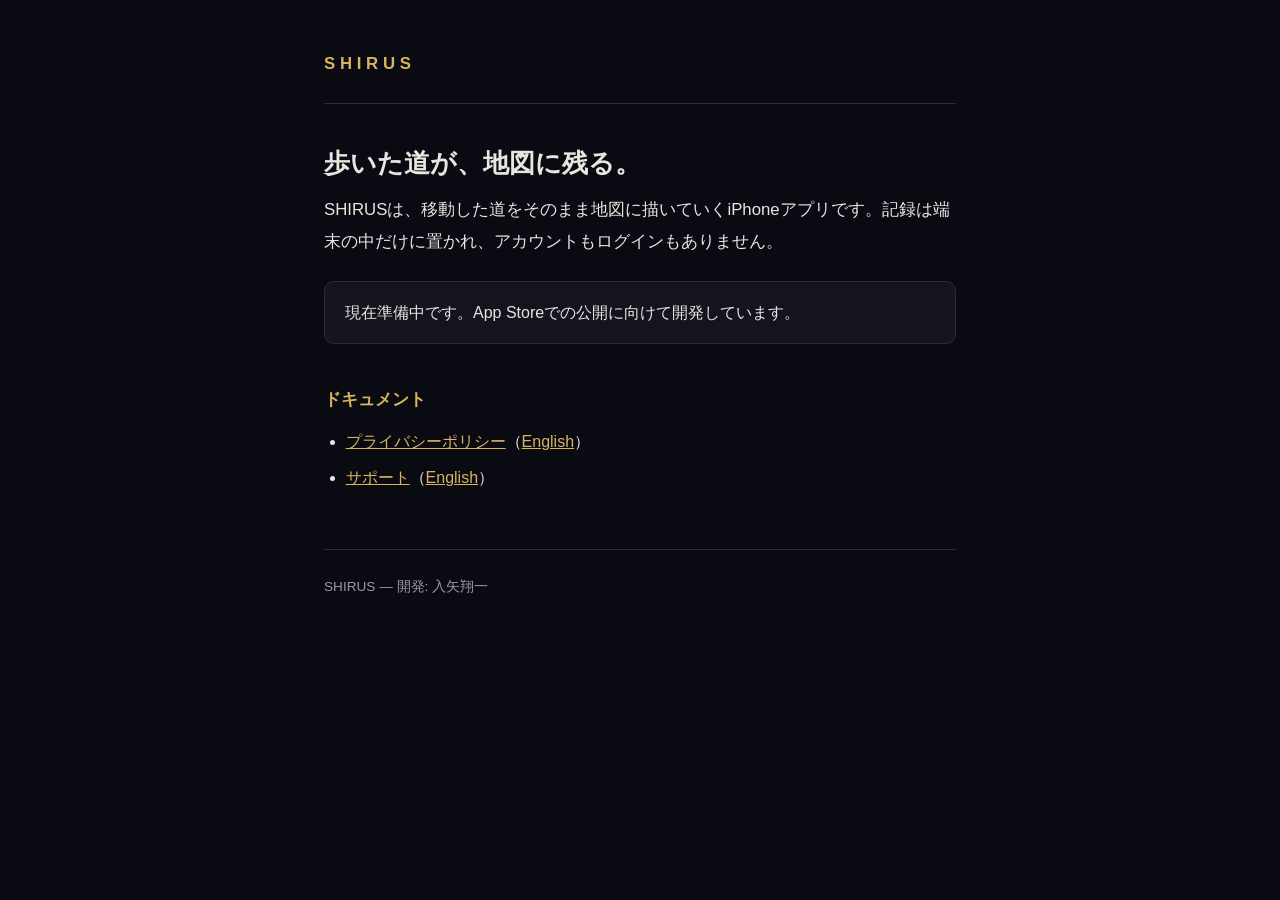
<file: index.html>
<!doctype html>
<html lang="ja">
  <head>
    <meta charset="utf-8" />
    <meta name="viewport" content="width=device-width, initial-scale=1" />
    <title>SHIRUS</title>
    <link rel="stylesheet" href="./style.css" />
  </head>
  <body>
    <div class="wrap">
      <header class="site">
        <span class="brand">SHIRUS</span>
      </header>

      <h1>歩いた道が、地図に残る。</h1>

      <p class="lead">
        SHIRUSは、移動した道をそのまま地図に描いていくiPhoneアプリです。記録は端末の中だけに置かれ、アカウントもログインもありません。
      </p>

      <div class="note">
        <p style="margin: 0">現在準備中です。App Storeでの公開に向けて開発しています。</p>
      </div>

      <h2>ドキュメント</h2>
      <ul>
        <li><a href="./privacy/">プライバシーポリシー</a>（<a href="./privacy/en/">English</a>）</li>
        <li><a href="./support/">サポート</a>（<a href="./support/en/">English</a>）</li>
      </ul>

      <footer class="site">SHIRUS — 開発: 入矢翔一</footer>
    </div>
  </body>
</html>
</file>
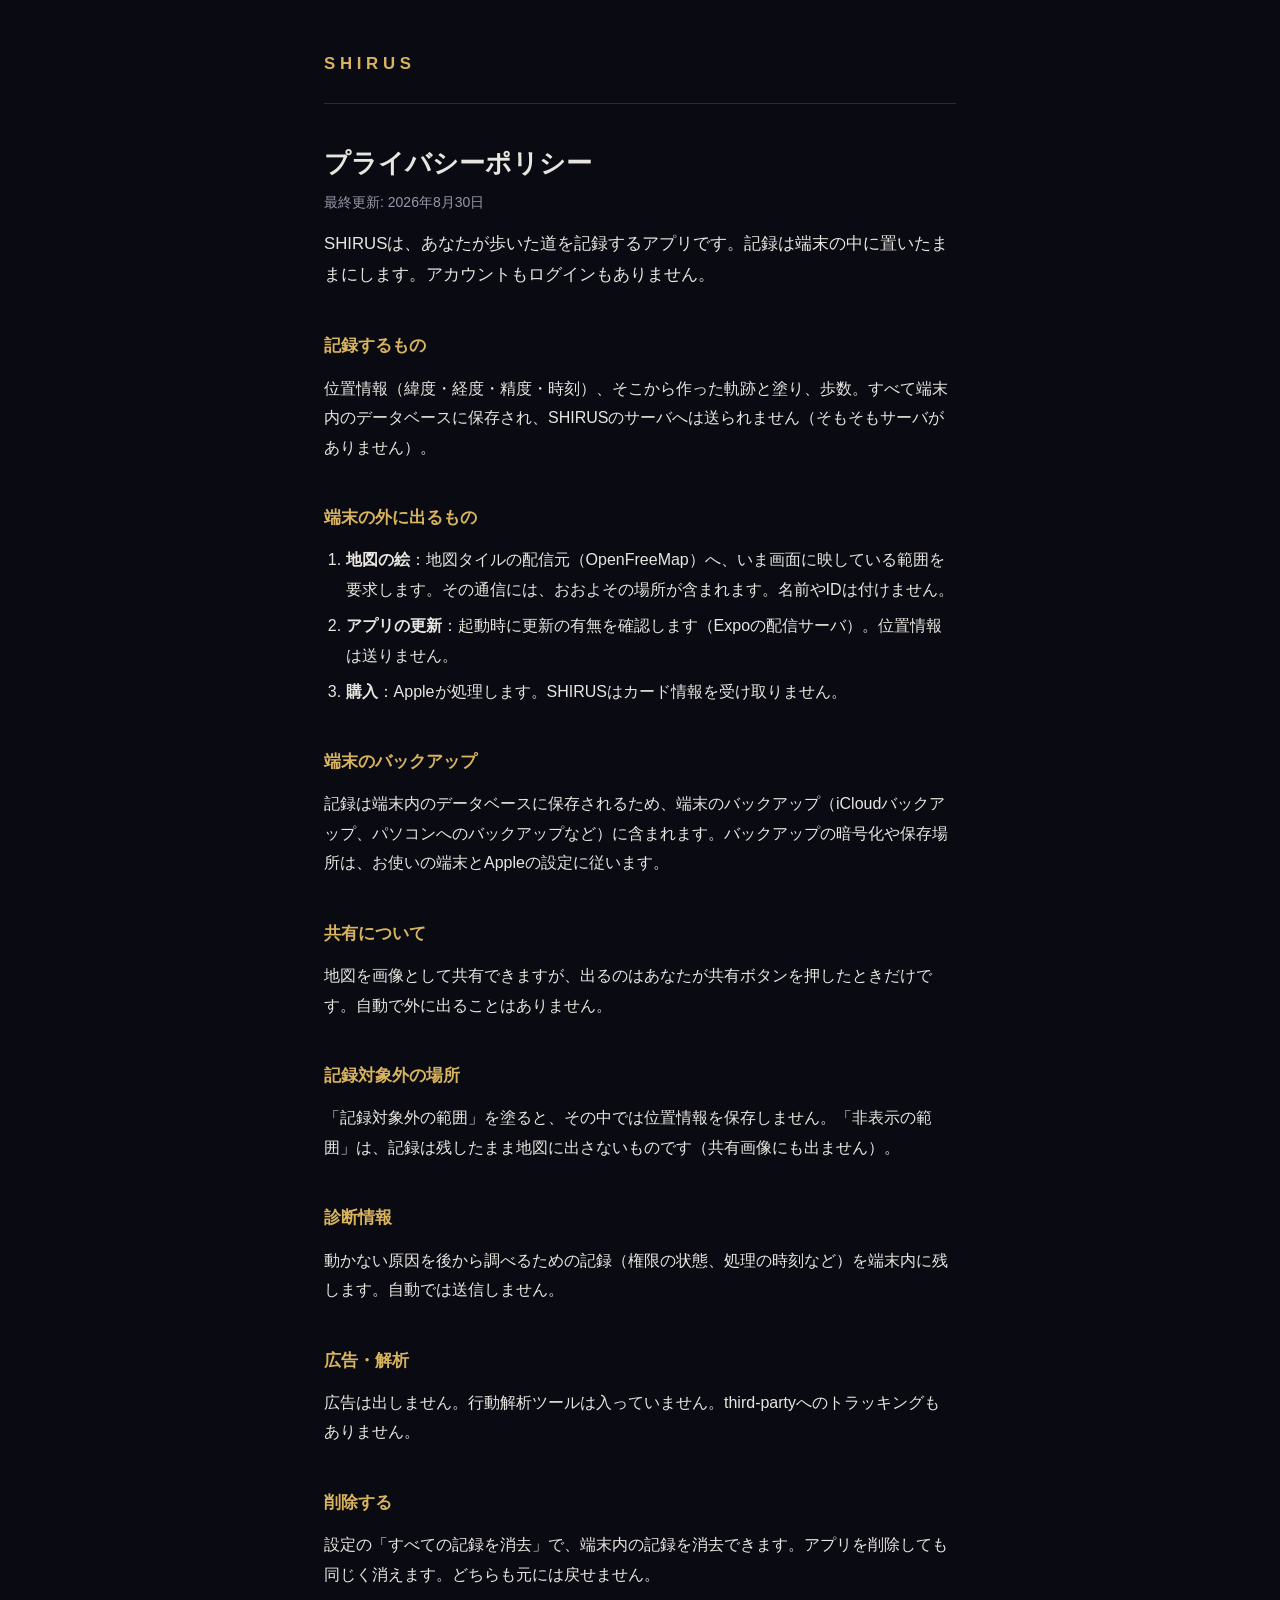
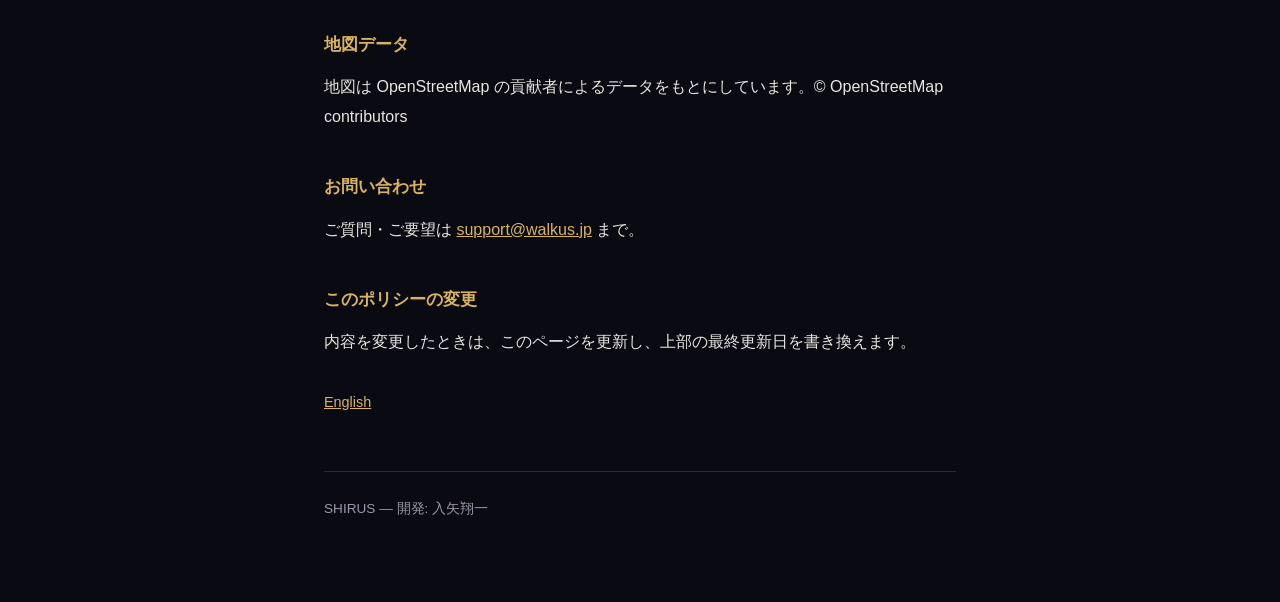
<file: privacy/index.html>
<!doctype html>
<html lang="ja">
  <head>
    <meta charset="utf-8" />
    <meta name="viewport" content="width=device-width, initial-scale=1" />
    <title>プライバシーポリシー — SHIRUS</title>
    <link rel="stylesheet" href="../style.css" />
  </head>
  <body>
    <div class="wrap">
      <header class="site">
        <a class="brand" href="../">SHIRUS</a>
      </header>

      <h1>プライバシーポリシー</h1>
      <p class="meta">最終更新: 2026年8月30日</p>

      <p class="lead">
        SHIRUSは、あなたが歩いた道を記録するアプリです。記録は端末の中に置いたままにします。アカウントもログインもありません。
      </p>

      <h2>記録するもの</h2>
      <p>
        位置情報（緯度・経度・精度・時刻）、そこから作った軌跡と塗り、歩数。すべて端末内のデータベースに保存され、SHIRUSのサーバへは送られません（そもそもサーバがありません）。
      </p>

      <h2>端末の外に出るもの</h2>
      <ol>
        <li>
          <strong>地図の絵</strong>：地図タイルの配信元（OpenFreeMap）へ、いま画面に映している範囲を要求します。その通信には、おおよその場所が含まれます。名前やIDは付けません。
        </li>
        <li><strong>アプリの更新</strong>：起動時に更新の有無を確認します（Expoの配信サーバ）。位置情報は送りません。</li>
        <li><strong>購入</strong>：Appleが処理します。SHIRUSはカード情報を受け取りません。</li>
      </ol>

      <h2>端末のバックアップ</h2>
      <p>
        記録は端末内のデータベースに保存されるため、端末のバックアップ（iCloudバックアップ、パソコンへのバックアップなど）に含まれます。バックアップの暗号化や保存場所は、お使いの端末とAppleの設定に従います。
      </p>

      <h2>共有について</h2>
      <p>地図を画像として共有できますが、出るのはあなたが共有ボタンを押したときだけです。自動で外に出ることはありません。</p>

      <h2>記録対象外の場所</h2>
      <p>
        「記録対象外の範囲」を塗ると、その中では位置情報を保存しません。「非表示の範囲」は、記録は残したまま地図に出さないものです（共有画像にも出ません）。
      </p>

      <h2>診断情報</h2>
      <p>動かない原因を後から調べるための記録（権限の状態、処理の時刻など）を端末内に残します。自動では送信しません。</p>

      <h2>広告・解析</h2>
      <p>広告は出しません。行動解析ツールは入っていません。third-partyへのトラッキングもありません。</p>

      <h2>削除する</h2>
      <p>
        設定の「すべての記録を消去」で、端末内の記録を消去できます。アプリを削除しても同じく消えます。どちらも元には戻せません。
      </p>

      <h2>地図データ</h2>
      <p>地図は OpenStreetMap の貢献者によるデータをもとにしています。&copy; OpenStreetMap contributors</p>

      <h2>お問い合わせ</h2>
      <p>ご質問・ご要望は <a href="mailto:support@walkus.jp">support@walkus.jp</a> まで。</p>

      <h2>このポリシーの変更</h2>
      <p>内容を変更したときは、このページを更新し、上部の最終更新日を書き換えます。</p>

      <div class="lang"><a href="./en/">English</a></div>

      <footer class="site">SHIRUS — 開発: 入矢翔一</footer>
    </div>
  </body>
</html>
</file>
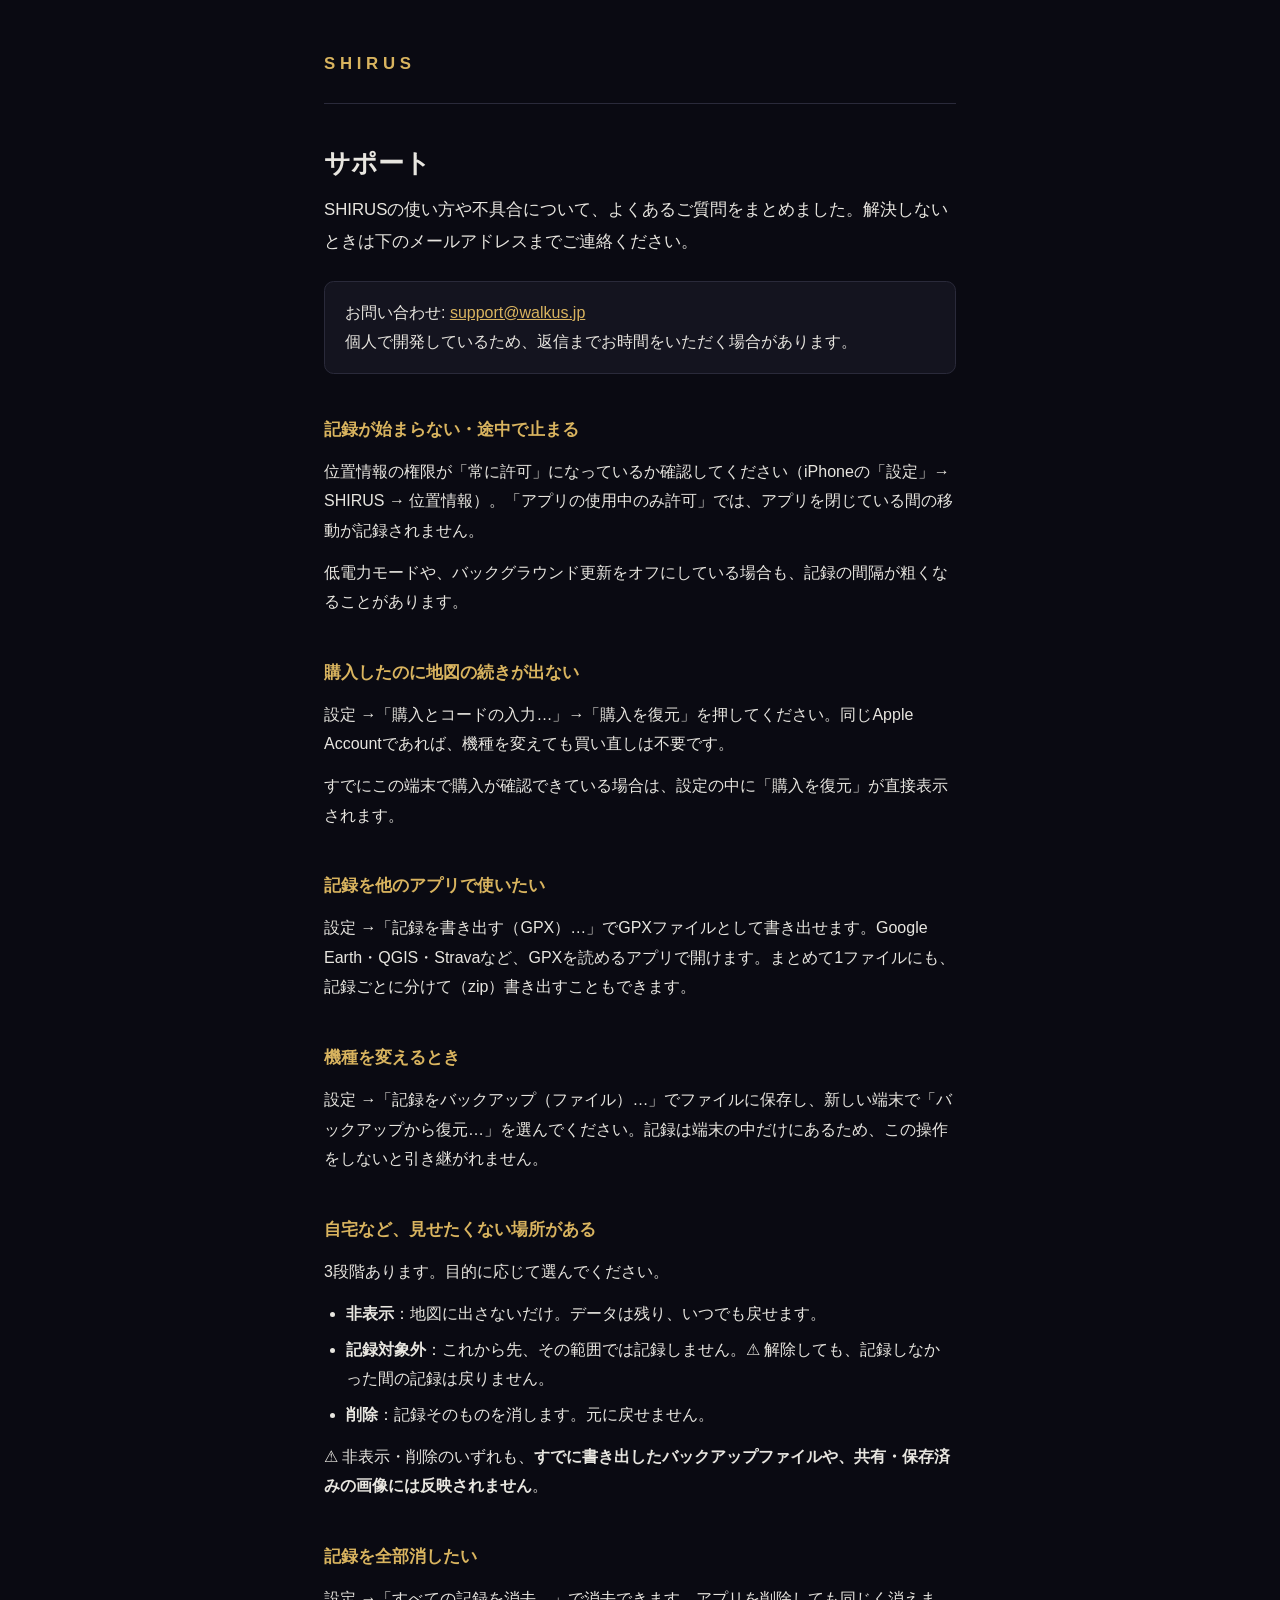
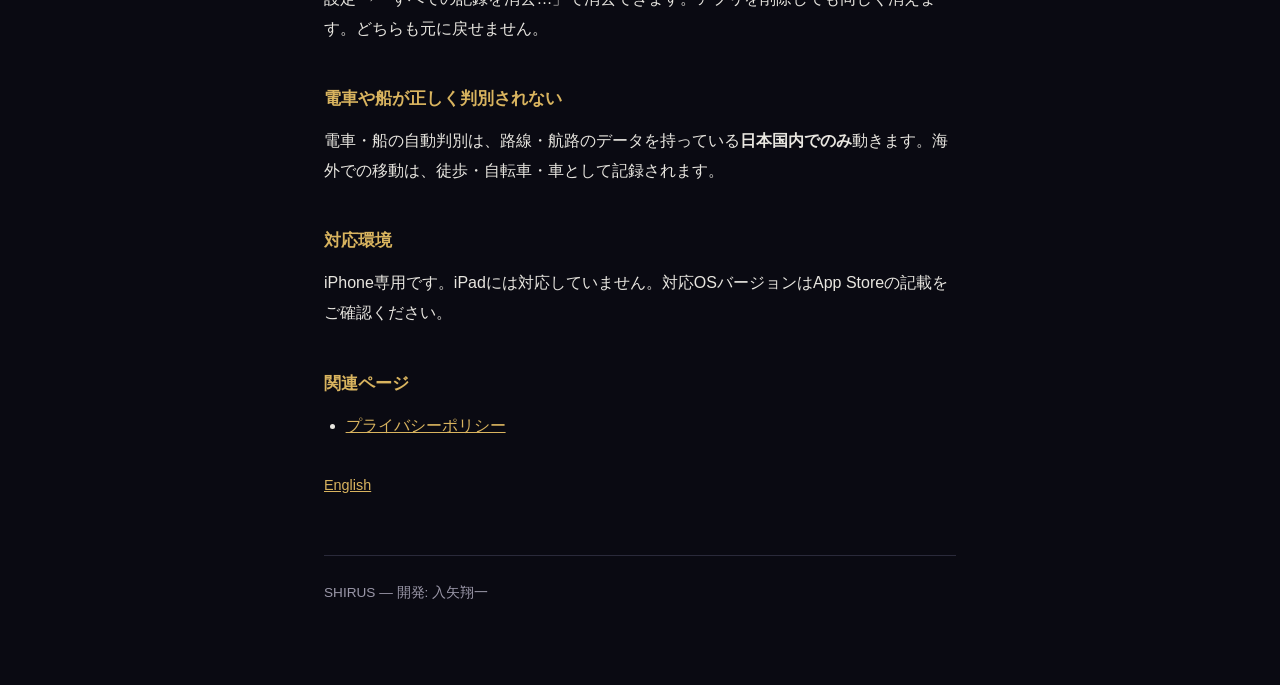
<file: support/index.html>
<!doctype html>
<html lang="ja">
  <head>
    <meta charset="utf-8" />
    <meta name="viewport" content="width=device-width, initial-scale=1" />
    <title>サポート — SHIRUS</title>
    <link rel="stylesheet" href="../style.css" />
  </head>
  <body>
    <div class="wrap">
      <header class="site">
        <a class="brand" href="../">SHIRUS</a>
      </header>

      <h1>サポート</h1>

      <p class="lead">
        SHIRUSの使い方や不具合について、よくあるご質問をまとめました。解決しないときは下のメールアドレスまでご連絡ください。
      </p>

      <div class="note">
        <p style="margin: 0">
          お問い合わせ: <a href="mailto:support@walkus.jp">support@walkus.jp</a><br />
          個人で開発しているため、返信までお時間をいただく場合があります。
        </p>
      </div>

      <h2>記録が始まらない・途中で止まる</h2>
      <p>
        位置情報の権限が「常に許可」になっているか確認してください（iPhoneの「設定」→ SHIRUS → 位置情報）。「アプリの使用中のみ許可」では、アプリを閉じている間の移動が記録されません。
      </p>
      <p>
        低電力モードや、バックグラウンド更新をオフにしている場合も、記録の間隔が粗くなることがあります。
      </p>

      <h2>購入したのに地図の続きが出ない</h2>
      <p>
        設定 →「購入とコードの入力…」→「購入を復元」を押してください。同じApple Accountであれば、機種を変えても買い直しは不要です。
      </p>
      <p>
        すでにこの端末で購入が確認できている場合は、設定の中に「購入を復元」が直接表示されます。
      </p>

      <h2>記録を他のアプリで使いたい</h2>
      <p>
        設定 →「記録を書き出す（GPX）…」でGPXファイルとして書き出せます。Google Earth・QGIS・Stravaなど、GPXを読めるアプリで開けます。まとめて1ファイルにも、記録ごとに分けて（zip）書き出すこともできます。
      </p>

      <h2>機種を変えるとき</h2>
      <p>
        設定 →「記録をバックアップ（ファイル）…」でファイルに保存し、新しい端末で「バックアップから復元…」を選んでください。記録は端末の中だけにあるため、この操作をしないと引き継がれません。
      </p>

      <h2>自宅など、見せたくない場所がある</h2>
      <p>3段階あります。目的に応じて選んでください。</p>
      <ul>
        <li><strong>非表示</strong>：地図に出さないだけ。データは残り、いつでも戻せます。</li>
        <li>
          <strong>記録対象外</strong>：これから先、その範囲では記録しません。⚠ 解除しても、記録しなかった間の記録は戻りません。
        </li>
        <li><strong>削除</strong>：記録そのものを消します。元に戻せません。</li>
      </ul>
      <p>
        ⚠ 非表示・削除のいずれも、<strong>すでに書き出したバックアップファイルや、共有・保存済みの画像には反映されません</strong>。
      </p>

      <h2>記録を全部消したい</h2>
      <p>
        設定 →「すべての記録を消去…」で消去できます。アプリを削除しても同じく消えます。どちらも元に戻せません。
      </p>

      <h2>電車や船が正しく判別されない</h2>
      <p>
        電車・船の自動判別は、路線・航路のデータを持っている<strong>日本国内でのみ</strong>動きます。海外での移動は、徒歩・自転車・車として記録されます。
      </p>

      <h2>対応環境</h2>
      <p>iPhone専用です。iPadには対応していません。対応OSバージョンはApp Storeの記載をご確認ください。</p>

      <h2>関連ページ</h2>
      <ul>
        <li><a href="../privacy/">プライバシーポリシー</a></li>
      </ul>

      <div class="lang"><a href="./en/">English</a></div>

      <footer class="site">SHIRUS — 開発: 入矢翔一</footer>
    </div>
  </body>
</html>
</file>
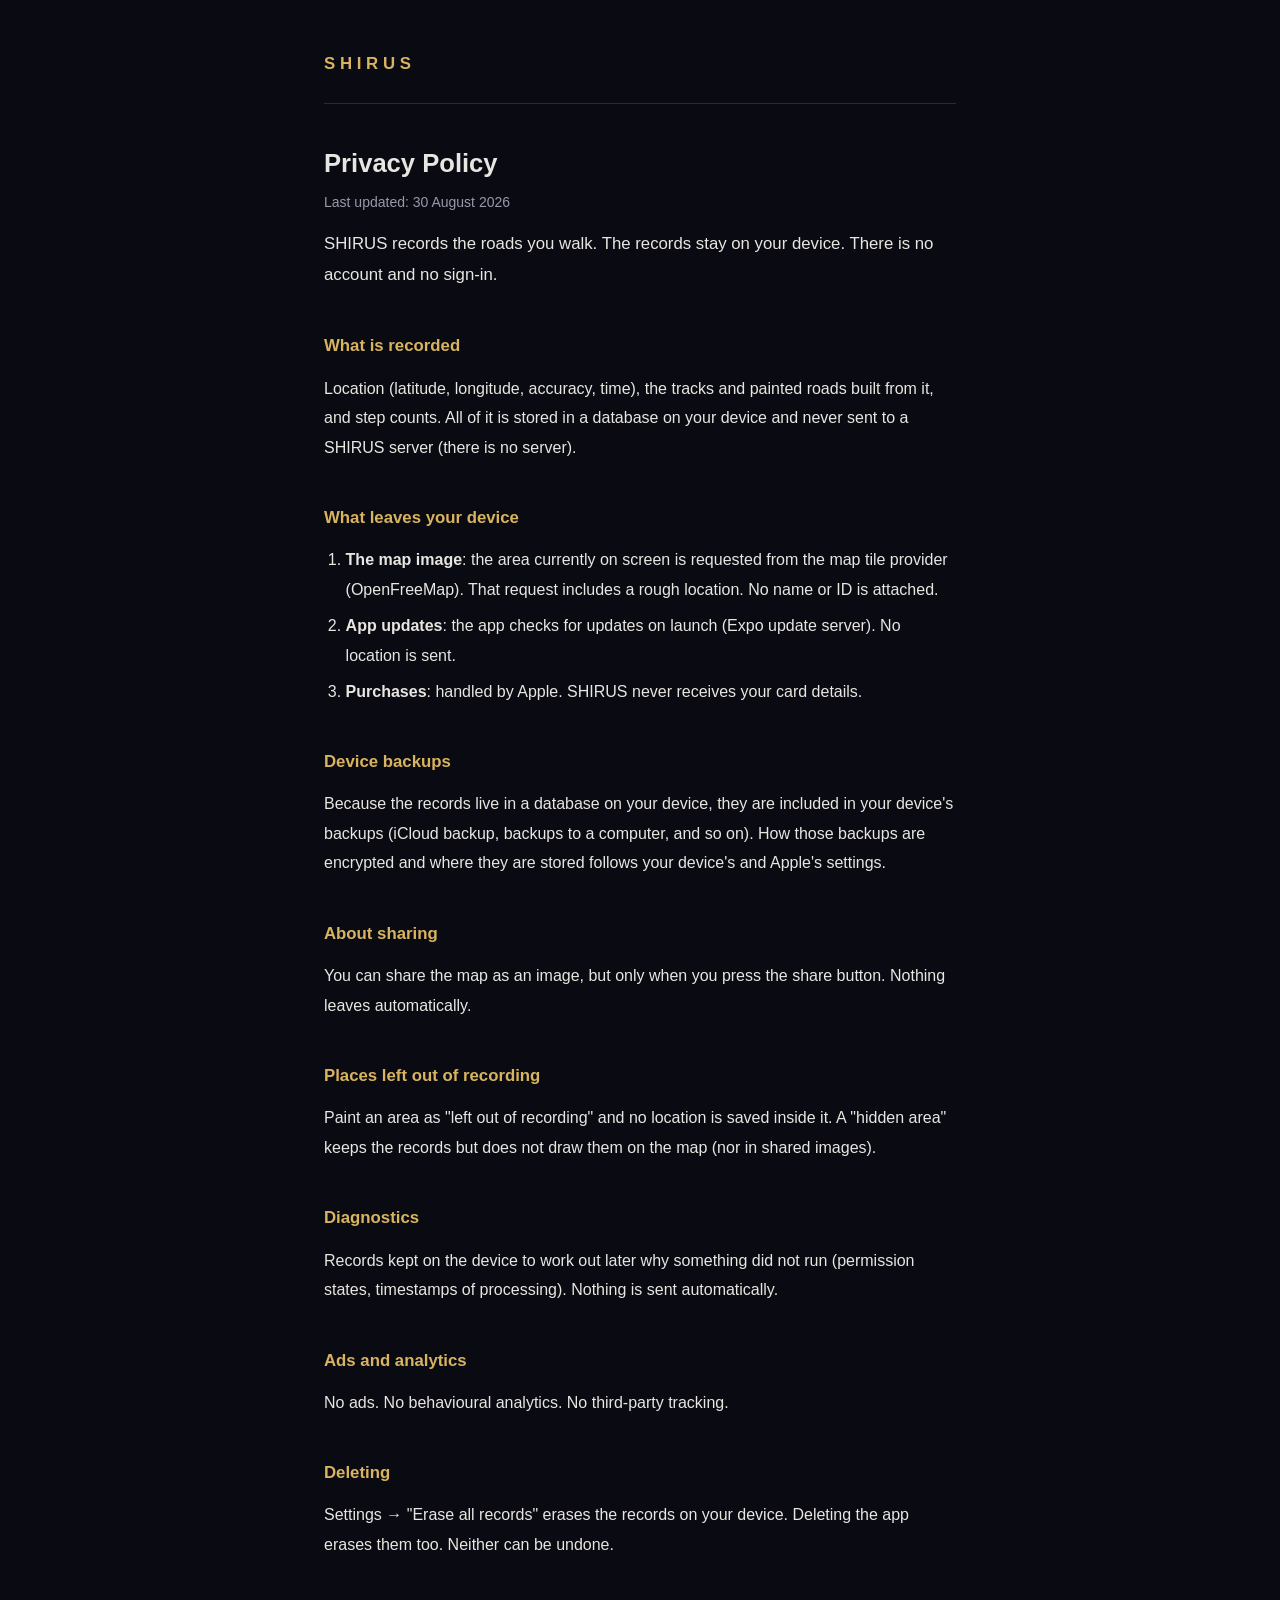
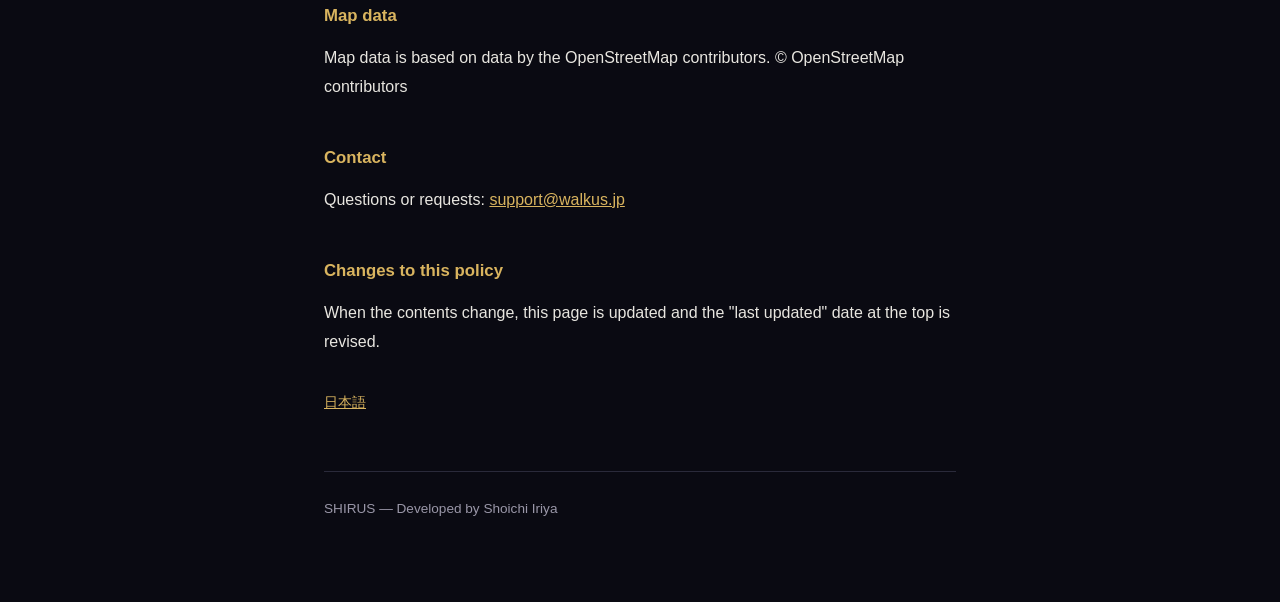
<file: privacy/en/index.html>
<!doctype html>
<html lang="en">
  <head>
    <meta charset="utf-8" />
    <meta name="viewport" content="width=device-width, initial-scale=1" />
    <title>Privacy Policy — SHIRUS</title>
    <link rel="stylesheet" href="../../style.css" />
  </head>
  <body>
    <div class="wrap">
      <header class="site">
        <a class="brand" href="../../">SHIRUS</a>
      </header>

      <h1>Privacy Policy</h1>
      <p class="meta">Last updated: 30 August 2026</p>

      <p class="lead">
        SHIRUS records the roads you walk. The records stay on your device. There is no account and no sign-in.
      </p>

      <h2>What is recorded</h2>
      <p>
        Location (latitude, longitude, accuracy, time), the tracks and painted roads built from it, and step counts. All
        of it is stored in a database on your device and never sent to a SHIRUS server (there is no server).
      </p>

      <h2>What leaves your device</h2>
      <ol>
        <li>
          <strong>The map image</strong>: the area currently on screen is requested from the map tile provider
          (OpenFreeMap). That request includes a rough location. No name or ID is attached.
        </li>
        <li><strong>App updates</strong>: the app checks for updates on launch (Expo update server). No location is sent.</li>
        <li><strong>Purchases</strong>: handled by Apple. SHIRUS never receives your card details.</li>
      </ol>

      <h2>Device backups</h2>
      <p>
        Because the records live in a database on your device, they are included in your device's backups (iCloud backup,
        backups to a computer, and so on). How those backups are encrypted and where they are stored follows your
        device's and Apple's settings.
      </p>

      <h2>About sharing</h2>
      <p>
        You can share the map as an image, but only when you press the share button. Nothing leaves automatically.
      </p>

      <h2>Places left out of recording</h2>
      <p>
        Paint an area as "left out of recording" and no location is saved inside it. A "hidden area" keeps the records
        but does not draw them on the map (nor in shared images).
      </p>

      <h2>Diagnostics</h2>
      <p>
        Records kept on the device to work out later why something did not run (permission states, timestamps of
        processing). Nothing is sent automatically.
      </p>

      <h2>Ads and analytics</h2>
      <p>No ads. No behavioural analytics. No third-party tracking.</p>

      <h2>Deleting</h2>
      <p>
        Settings &rarr; "Erase all records" erases the records on your device. Deleting the app erases them too. Neither
        can be undone.
      </p>

      <h2>Map data</h2>
      <p>Map data is based on data by the OpenStreetMap contributors. &copy; OpenStreetMap contributors</p>

      <h2>Contact</h2>
      <p>Questions or requests: <a href="mailto:support@walkus.jp">support@walkus.jp</a></p>

      <h2>Changes to this policy</h2>
      <p>When the contents change, this page is updated and the "last updated" date at the top is revised.</p>

      <div class="lang"><a href="../">日本語</a></div>

      <footer class="site">SHIRUS — Developed by Shoichi Iriya</footer>
    </div>
  </body>
</html>
</file>
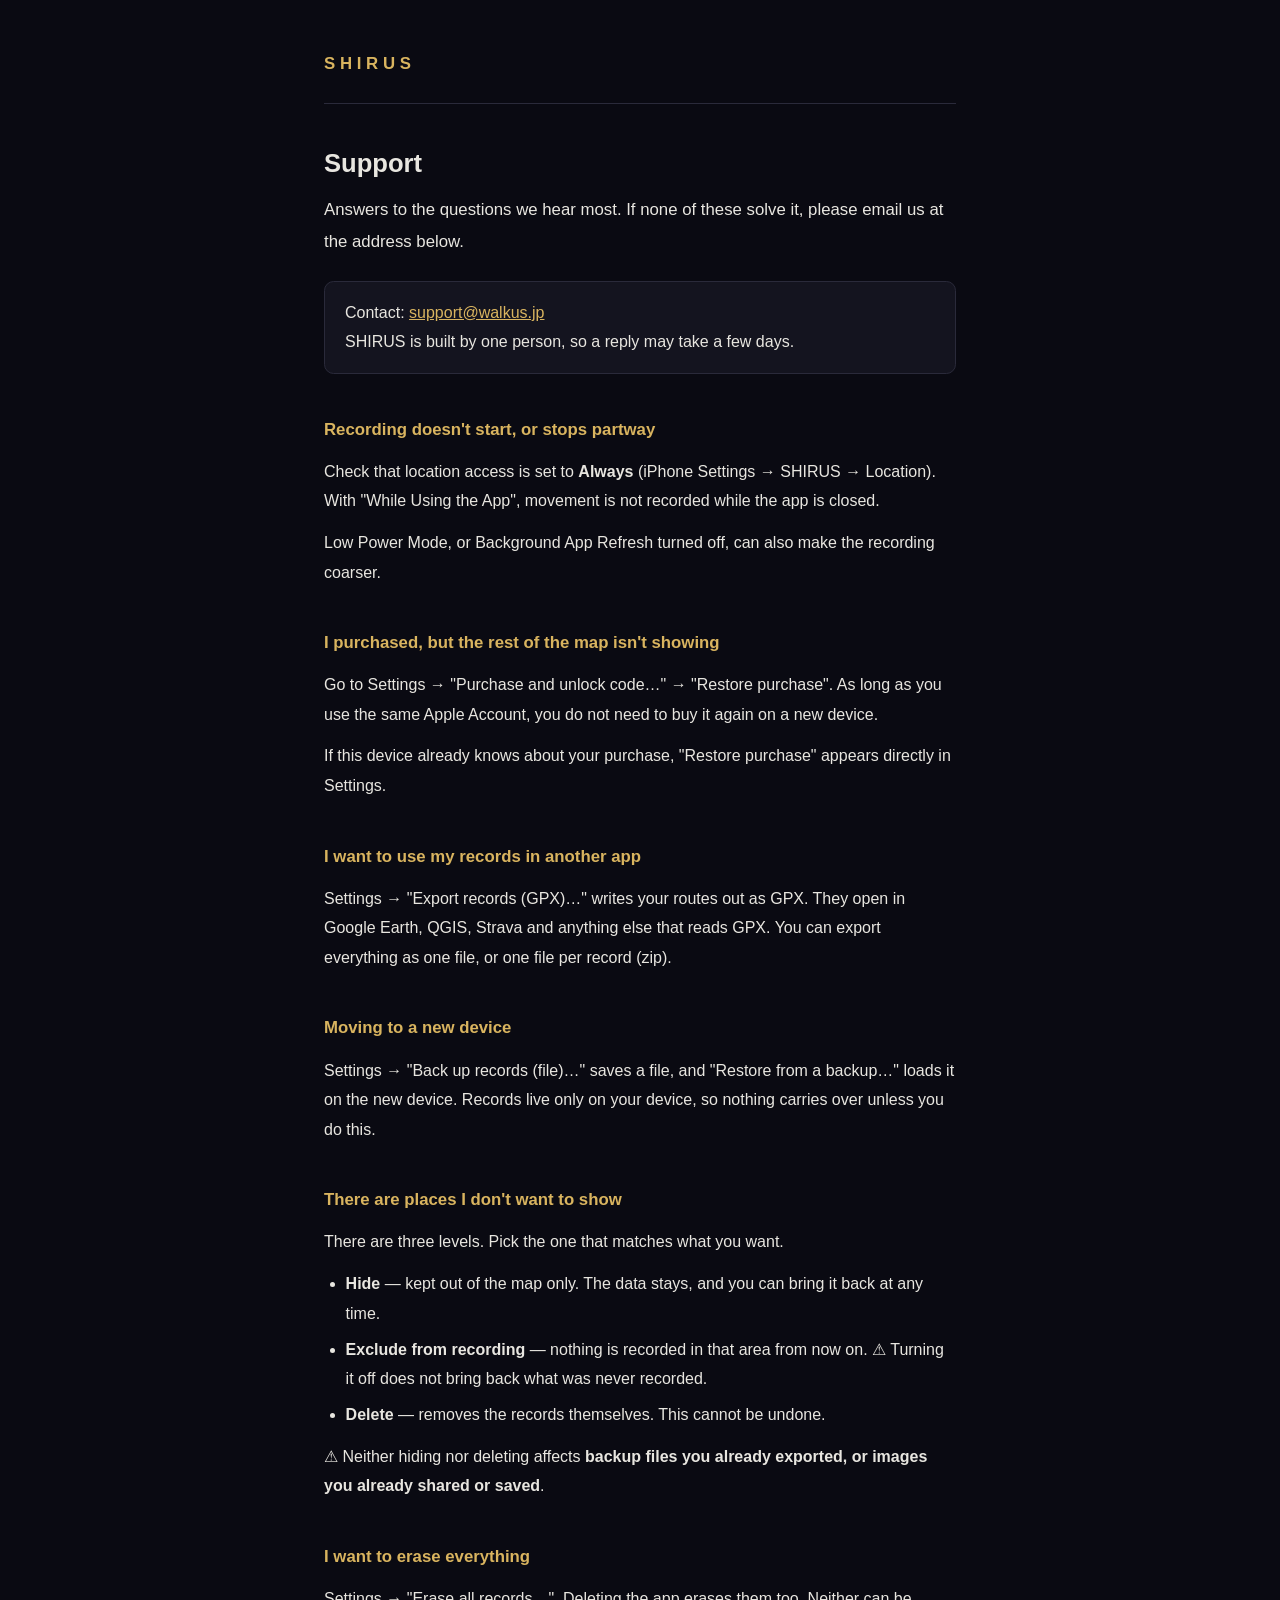
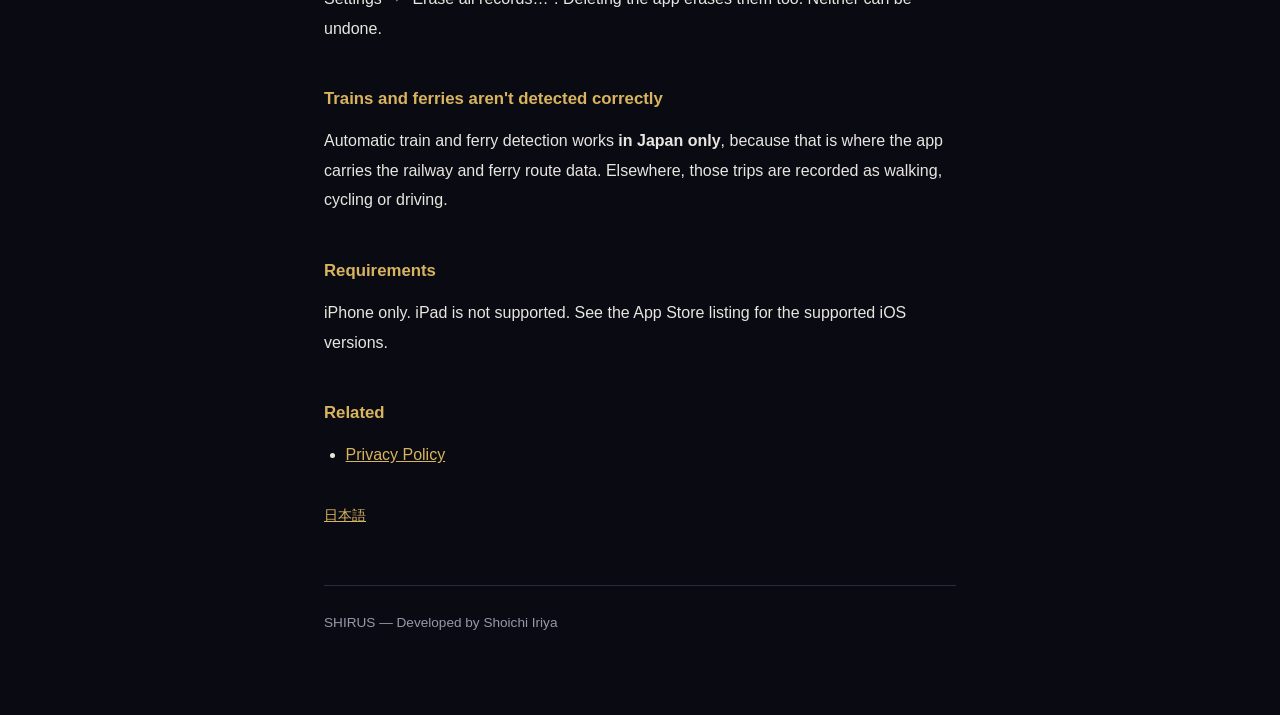
<file: support/en/index.html>
<!doctype html>
<html lang="en">
  <head>
    <meta charset="utf-8" />
    <meta name="viewport" content="width=device-width, initial-scale=1" />
    <title>Support — SHIRUS</title>
    <link rel="stylesheet" href="../../style.css" />
  </head>
  <body>
    <div class="wrap">
      <header class="site">
        <a class="brand" href="../../">SHIRUS</a>
      </header>

      <h1>Support</h1>

      <p class="lead">
        Answers to the questions we hear most. If none of these solve it, please email us at the address below.
      </p>

      <div class="note">
        <p style="margin: 0">
          Contact: <a href="mailto:support@walkus.jp">support@walkus.jp</a><br />
          SHIRUS is built by one person, so a reply may take a few days.
        </p>
      </div>

      <h2>Recording doesn't start, or stops partway</h2>
      <p>
        Check that location access is set to <strong>Always</strong> (iPhone Settings → SHIRUS → Location). With
        "While Using the App", movement is not recorded while the app is closed.
      </p>
      <p>Low Power Mode, or Background App Refresh turned off, can also make the recording coarser.</p>

      <h2>I purchased, but the rest of the map isn't showing</h2>
      <p>
        Go to Settings → "Purchase and unlock code…" → "Restore purchase". As long as you use the same Apple
        Account, you do not need to buy it again on a new device.
      </p>
      <p>If this device already knows about your purchase, "Restore purchase" appears directly in Settings.</p>

      <h2>I want to use my records in another app</h2>
      <p>
        Settings → "Export records (GPX)…" writes your routes out as GPX. They open in Google Earth, QGIS, Strava
        and anything else that reads GPX. You can export everything as one file, or one file per record (zip).
      </p>

      <h2>Moving to a new device</h2>
      <p>
        Settings → "Back up records (file)…" saves a file, and "Restore from a backup…" loads it on the new device.
        Records live only on your device, so nothing carries over unless you do this.
      </p>

      <h2>There are places I don't want to show</h2>
      <p>There are three levels. Pick the one that matches what you want.</p>
      <ul>
        <li><strong>Hide</strong> — kept out of the map only. The data stays, and you can bring it back at any time.</li>
        <li>
          <strong>Exclude from recording</strong> — nothing is recorded in that area from now on. ⚠ Turning it off
          does not bring back what was never recorded.
        </li>
        <li><strong>Delete</strong> — removes the records themselves. This cannot be undone.</li>
      </ul>
      <p>
        ⚠ Neither hiding nor deleting affects
        <strong>backup files you already exported, or images you already shared or saved</strong>.
      </p>

      <h2>I want to erase everything</h2>
      <p>
        Settings → "Erase all records…". Deleting the app erases them too. Neither can be undone.
      </p>

      <h2>Trains and ferries aren't detected correctly</h2>
      <p>
        Automatic train and ferry detection works <strong>in Japan only</strong>, because that is where the app
        carries the railway and ferry route data. Elsewhere, those trips are recorded as walking, cycling or driving.
      </p>

      <h2>Requirements</h2>
      <p>iPhone only. iPad is not supported. See the App Store listing for the supported iOS versions.</p>

      <h2>Related</h2>
      <ul>
        <li><a href="../../privacy/en/">Privacy Policy</a></li>
      </ul>

      <div class="lang"><a href="../">日本語</a></div>

      <footer class="site">SHIRUS — Developed by Shoichi Iriya</footer>
    </div>
  </body>
</html>
</file>
<file: style.css>
/* SHIRUS 公開ページ共通スタイル。アプリ本体（userInterfaceStyle: dark）に合わせた暗色。
   外部フォント・外部CSSは読まない（1ファイル完結＝GitHub Pagesで確実に出る）。 */

:root {
  --bg: #0a0a12;
  --panel: #14141f;
  --line: #2a2a3a;
  --text: #e8e6e0;
  --muted: #9a97a8;
  --accent: #d9b45f;
}

* {
  box-sizing: border-box;
}

html {
  -webkit-text-size-adjust: 100%;
}

body {
  margin: 0;
  background: var(--bg);
  color: var(--text);
  font-family: -apple-system, BlinkMacSystemFont, 'Hiragino Sans', 'Noto Sans JP', 'Segoe UI', sans-serif;
  line-height: 1.85;
  font-size: 16px;
}

.wrap {
  max-width: 42rem;
  margin: 0 auto;
  padding: 3rem 1.25rem 5rem;
}

header.site {
  border-bottom: 1px solid var(--line);
  padding-bottom: 1.5rem;
  margin-bottom: 2.5rem;
}

.brand {
  font-size: 1.05rem;
  letter-spacing: 0.28em;
  color: var(--accent);
  text-decoration: none;
  font-weight: 600;
}

h1 {
  font-size: 1.6rem;
  line-height: 1.5;
  margin: 1.5rem 0 0.5rem;
}

h2 {
  font-size: 1.05rem;
  margin: 2.5rem 0 0.5rem;
  color: var(--accent);
  font-weight: 600;
}

p {
  margin: 0.75rem 0;
}

ol,
ul {
  padding-left: 1.35rem;
  margin: 0.75rem 0;
}

li {
  margin: 0.4rem 0;
}

.meta {
  color: var(--muted);
  font-size: 0.875rem;
  margin: 0;
}

.lead {
  font-size: 1.05rem;
}

.note {
  background: var(--panel);
  border: 1px solid var(--line);
  border-radius: 0.6rem;
  padding: 1rem 1.25rem;
  margin: 1.5rem 0;
}

a {
  color: var(--accent);
}

.lang {
  margin-top: 2rem;
  font-size: 0.9rem;
}

footer.site {
  border-top: 1px solid var(--line);
  margin-top: 3.5rem;
  padding-top: 1.5rem;
  color: var(--muted);
  font-size: 0.85rem;
}
</file>
